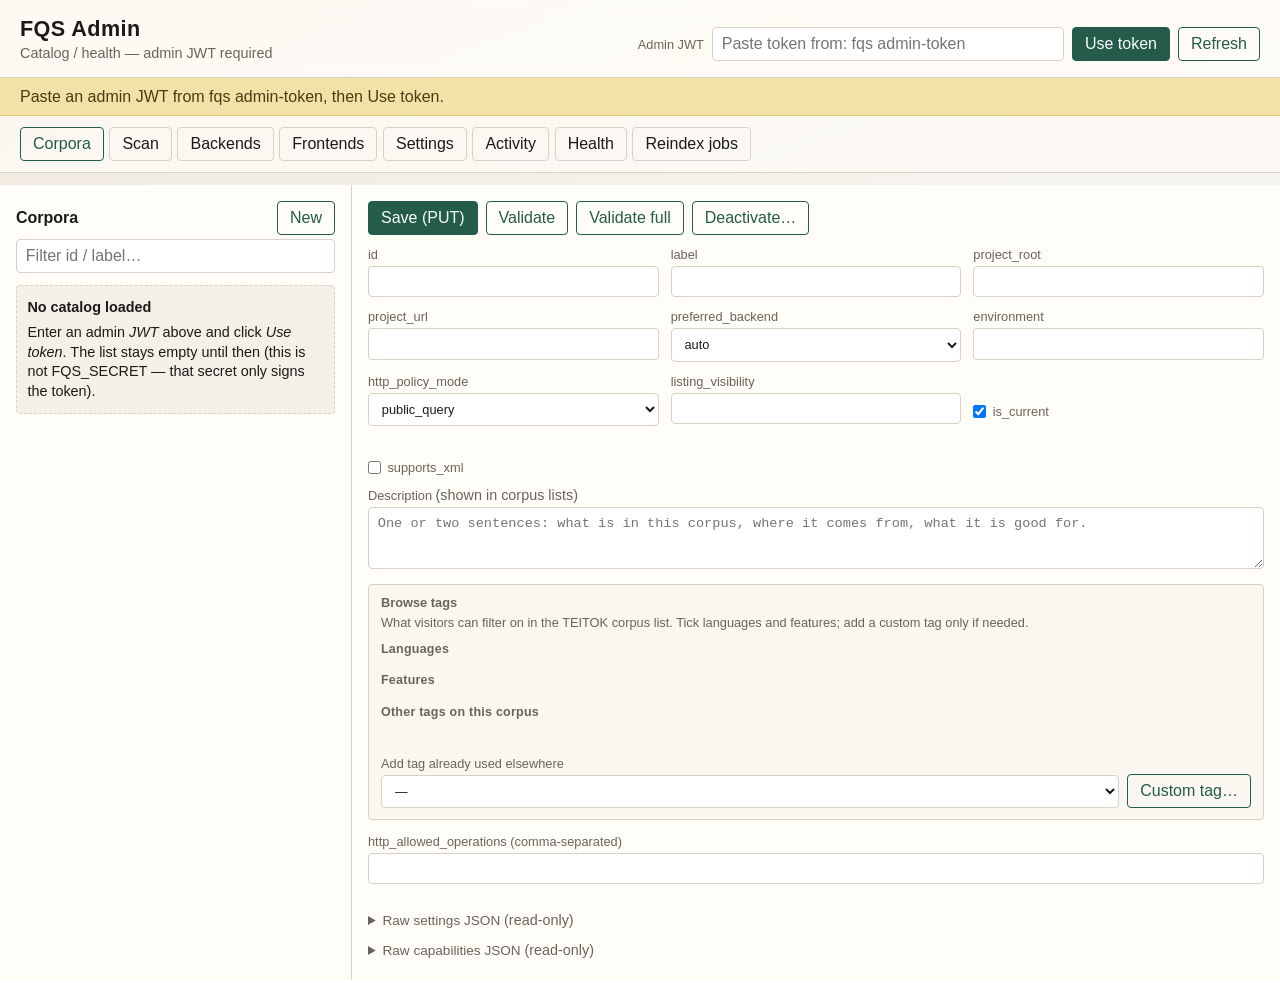
<file: admin/index.html>
<!DOCTYPE html>
<html lang="en">
<head>
  <meta charset="utf-8" />
  <meta name="viewport" content="width=device-width, initial-scale=1" />
  <title>FQS Admin</title>
  <!-- Relative assets need a trailing slash on the page URL (…/fqsadmin/). -->
  <link rel="stylesheet" href="./admin.css" />
</head>
<body>
  <header class="top">
    <div>
      <h1>FQS Admin</h1>
      <p class="muted">Catalog / health — admin JWT required</p>
    </div>
    <div class="top-actions">
      <div id="auth-bar" class="auth">
        <label class="auth-label" for="token">Admin JWT</label>
        <input id="token" type="password" autocomplete="off" placeholder="Paste token from: fqs admin-token" />
        <button type="button" id="btn-save-token">Use token</button>
      </div>
      <div id="session-bar" class="session" hidden>
        <span id="session-label" class="session-label">Signed in</span>
        <button type="button" id="btn-change-token" class="secondary">Change token</button>
      </div>
      <button type="button" id="btn-refresh" class="secondary">Refresh</button>
    </div>
  </header>

  <p id="banner" class="banner" hidden></p>

  <nav class="tabs top-tabs">
    <button type="button" data-tab="edit" class="tab active">Corpora</button>
    <button type="button" data-tab="scan" class="tab">Scan</button>
    <button type="button" data-tab="backends" class="tab">Backends</button>
    <button type="button" data-tab="frontends" class="tab">Frontends</button>
    <button type="button" data-tab="settings" class="tab">Settings</button>
    <button type="button" data-tab="activity" class="tab">Activity</button>
    <button type="button" data-tab="health" class="tab">Health</button>
    <button type="button" data-tab="reindex" class="tab">Reindex jobs</button>
  </nav>

  <section id="tab-edit" class="tab-body panels">
    <aside class="list-panel">
      <div class="row">
        <h2>Corpora</h2>
        <button type="button" id="btn-new" class="secondary">New</button>
      </div>
      <input id="corpus-filter" name="fqs_admin_corpus_filter" type="search"
        placeholder="Filter id / label…" autocomplete="off" autocorrect="off" autocapitalize="off"
        spellcheck="false" data-lpignore="true" data-1p-ignore="true" data-form-type="other" />
      <p id="list-empty" class="list-empty" hidden></p>
      <ul id="corpus-list"></ul>
    </aside>

    <main class="detail-panel">
      <div class="row actions">
        <button type="button" id="btn-save">Save (PUT)</button>
        <button type="button" id="btn-validate" class="secondary">Validate</button>
        <button type="button" id="btn-validate-full" class="secondary">Validate full</button>
        <button type="button" id="btn-delete" class="secondary">Deactivate…</button>
      </div>
      <div class="grid">
        <label>id <input id="f-id" /></label>
        <label>label <input id="f-label" /></label>
        <label>project_root <input id="f-project_root" /></label>
        <label>project_url <input id="f-project_url" /></label>
        <label>preferred_backend
          <select id="f-preferred_backend">
            <option>auto</option>
            <option>pando</option>
            <option>cqp</option>
          </select>
        </label>
        <label>environment <input id="f-environment" /></label>
        <label>http_policy_mode
          <select id="f-http_policy_mode">
            <option>public_query</option>
            <option>auth_required</option>
            <option>disabled</option>
          </select>
        </label>
        <label>listing_visibility <input id="f-listing_visibility" /></label>
        <label class="check"><input id="f-is_current" type="checkbox" checked /> is_current</label>
        <label class="check"><input id="f-supports_xml" type="checkbox" /> supports_xml</label>
      </div>
      <label class="block">Description <span class="muted">(shown in corpus lists)</span>
        <textarea id="f-description" rows="3" placeholder="One or two sentences: what is in this corpus, where it comes from, what it is good for."></textarea>
        <span id="f-description-note" class="muted muted-sm85"></span>
      </label>
      <div class="block labels-editor" id="labels-editor">
        <div class="labels-heading">Browse tags</div>
        <p class="muted labels-hint">What visitors can filter on in the TEITOK corpus list. Tick languages and features; add a custom tag only if needed.</p>
        <div class="labels-group">
          <div class="labels-group-title">Languages</div>
          <div id="labels-langs" class="labels-toggles"></div>
        </div>
        <div class="labels-group">
          <div class="labels-group-title">Features</div>
          <div id="labels-features" class="labels-toggles"></div>
        </div>
        <div class="labels-group">
          <div class="labels-group-title">Other tags on this corpus</div>
          <div id="labels-selected" class="labels-selected" aria-live="polite"></div>
          <div class="labels-add-row">
            <label class="labels-pick-label">Add tag already used elsewhere
              <select id="labels-pick">
                <option value="">—</option>
              </select>
            </label>
            <button type="button" id="labels-add-new-btn" class="secondary">Custom tag…</button>
          </div>
          <div id="labels-new-row" class="labels-new-row" hidden>
            <label class="labels-new-label">Custom tag
              <input id="labels-new-input" type="text" autocomplete="off" placeholder="e.g. genre:news or UD" />
            </label>
            <div class="labels-new-actions">
              <button type="button" id="labels-new-confirm">Add</button>
              <button type="button" id="labels-new-cancel" class="secondary">Cancel</button>
            </div>
          </div>
        </div>
      </div>
      <label class="block">http_allowed_operations (comma-separated)
        <input id="f-ops" />
      </label>
      <pre id="meta" class="meta muted"></pre>
      <pre id="validate-out" class="out" hidden></pre>
      <details class="raw-json">
        <summary>Raw settings JSON <span class="muted">(read-only)</span></summary>
        <pre id="f-settings-out" class="out">—</pre>
      </details>
      <details class="raw-json">
        <summary>Raw capabilities JSON <span class="muted">(read-only)</span></summary>
        <pre id="f-capabilities-out" class="out">—</pre>
      </details>
    </main>
  </section>

  <section id="tab-scan" class="tab-body page" hidden>
    <div class="row actions">
      <label class="inline scan-roots-field">Extra roots (optional, colon-separated)
        <input id="scan-roots" placeholder="defaults from catalog + FQS_SCAN_ROOTS + common paths" />
      </label>
      <button type="button" id="btn-scan">Scan disk</button>
    </div>
    <p class="muted">Finds pando indexes, project trees, CQP/Manatee-like dirs under configured roots. Marks <em>new</em>, <em>registered</em>, and <em>alias</em>. Layout-based — not TEITOK-only.</p>
    <div id="scan-view" class="view-panel">
      <p class="muted">Click Scan disk (JWT required).</p>
    </div>
    <details class="raw-json">
      <summary>Raw JSON</summary>
      <pre id="scan-out" class="out">—</pre>
    </details>
  </section>

  <section id="tab-backends" class="tab-body page" hidden>
    <div class="row actions">
      <button type="button" id="btn-backends-refresh" class="secondary">Refresh backends</button>
    </div>
    <p class="muted">Engines FQS can use on this host (installed binaries / libraries), with version probes where available.</p>
    <div id="backends-view" class="view-panel">
      <p class="muted">Open this tab (with a JWT) to probe backends.</p>
    </div>
    <details class="raw-json">
      <summary>Raw JSON</summary>
      <pre id="backends-out" class="out">—</pre>
    </details>
  </section>

  <section id="tab-frontends" class="tab-body page" hidden>
    <div class="row actions">
      <button type="button" id="btn-frontends-refresh" class="secondary">Refresh frontends</button>
    </div>
    <div id="frontends-view" class="view-panel">
      <p class="muted">Open this tab (with a JWT) to load frontends.</p>
    </div>
    <details class="raw-json">
      <summary>Advanced</summary>
      <label class="check-inline adv-show-all" title="Include Korp, CQPweb, NoSketch Engine, etc. even when not configured on this server">
        <input type="checkbox" id="frontends-show-all" />
        Show all supported kinds
      </label>
      <p class="muted muted-sm85" id="frontends-advanced-notes"></p>
      <details class="raw-json nested-raw">
        <summary>Raw JSON</summary>
        <pre id="frontends-out" class="out">—</pre>
      </details>
    </details>
  </section>

  <section id="tab-settings" class="tab-body page" hidden>
    <div class="row actions">
      <button type="button" id="btn-settings-refresh" class="secondary">Refresh settings</button>
    </div>
    <p class="muted">Report-only view of this FQS process. Change bind/secrets/limits/paths via CLI, env, or <code>fqs.json</code> and restart. Per-corpus fields are edited on the Corpora tab; corpus <code>settings</code>/<code>capabilities</code> JSON is shown read-only there (change via enrich, registration, or CLI upsert).</p>
    <div id="settings-view" class="view-panel">
      <p class="muted">Open this tab (with a JWT) to load effective settings.</p>
    </div>
    <details class="raw-json">
      <summary>Raw JSON</summary>
      <pre id="settings-out" class="out">—</pre>
    </details>
  </section>

  <section id="tab-activity" class="tab-body page" hidden>
    <div class="row actions">
      <label class="inline">Events
        <select id="activity-event">
          <option value="interesting" selected>Interesting (skip warm_state)</option>
          <option value="query">Queries</option>
          <option value="warm">Warm open/close</option>
          <option value="admin">Admin writes</option>
          <option value="all">All (incl. snapshots)</option>
        </select>
      </label>
      <label class="inline">Corpus
        <input id="activity-corpus" type="search" placeholder="optional filter" />
      </label>
      <label class="inline">Limit
        <select id="activity-limit">
          <option value="50">50</option>
          <option value="100" selected>100</option>
          <option value="200">200</option>
        </select>
      </label>
      <button type="button" id="btn-activity-refresh" class="secondary">Refresh activity</button>
    </div>
    <p class="muted">Overview from <code>--activity-log</code> / <code>FQS_ACTIVITY_LOG</code> (JSONL). Off unless configured. Summary covers the tailed window; the table shows the newest matching events.</p>
    <div id="activity-view" class="view-panel">
      <p class="muted">Open this tab (with a JWT) to load activity.</p>
    </div>
    <details class="raw-json">
      <summary>Raw JSON</summary>
      <pre id="activity-out" class="out">—</pre>
    </details>
  </section>

  <section id="tab-health" class="tab-body page" hidden>
    <div class="row actions">
      <button type="button" id="btn-health-refresh" class="secondary">Refresh health</button>
      <button type="button" id="btn-fqs-restart" class="danger" hidden>Restart FQS…</button>
    </div>
    <div id="health-view" class="view-panel">
      <p class="muted">Open this tab (with a JWT) to load health.</p>
    </div>
    <details class="raw-json">
      <summary>Raw JSON</summary>
      <pre id="health-out" class="out">—</pre>
    </details>
  </section>

  <section id="tab-reindex" class="tab-body page" hidden>
    <div class="row actions">
      <label class="inline">Status
        <select id="reindex-status">
          <option value="active">active (running + queued)</option>
          <option value="all" selected>all</option>
          <option value="queued">queued</option>
          <option value="running">running</option>
          <option value="finished">finished</option>
          <option value="failed">failed</option>
        </select>
      </label>
      <button type="button" id="btn-reindex-refresh" class="secondary">Refresh jobs</button>
    </div>
    <div id="reindex-view" class="view-panel">
      <p class="muted">Open this tab (with a JWT) to load reindex jobs.</p>
    </div>
    <details class="raw-json">
      <summary>Raw JSON</summary>
      <pre id="reindex-out" class="out">—</pre>
    </details>
  </section>

  <script src="./app.js"></script>
</body>
</html>
</file>
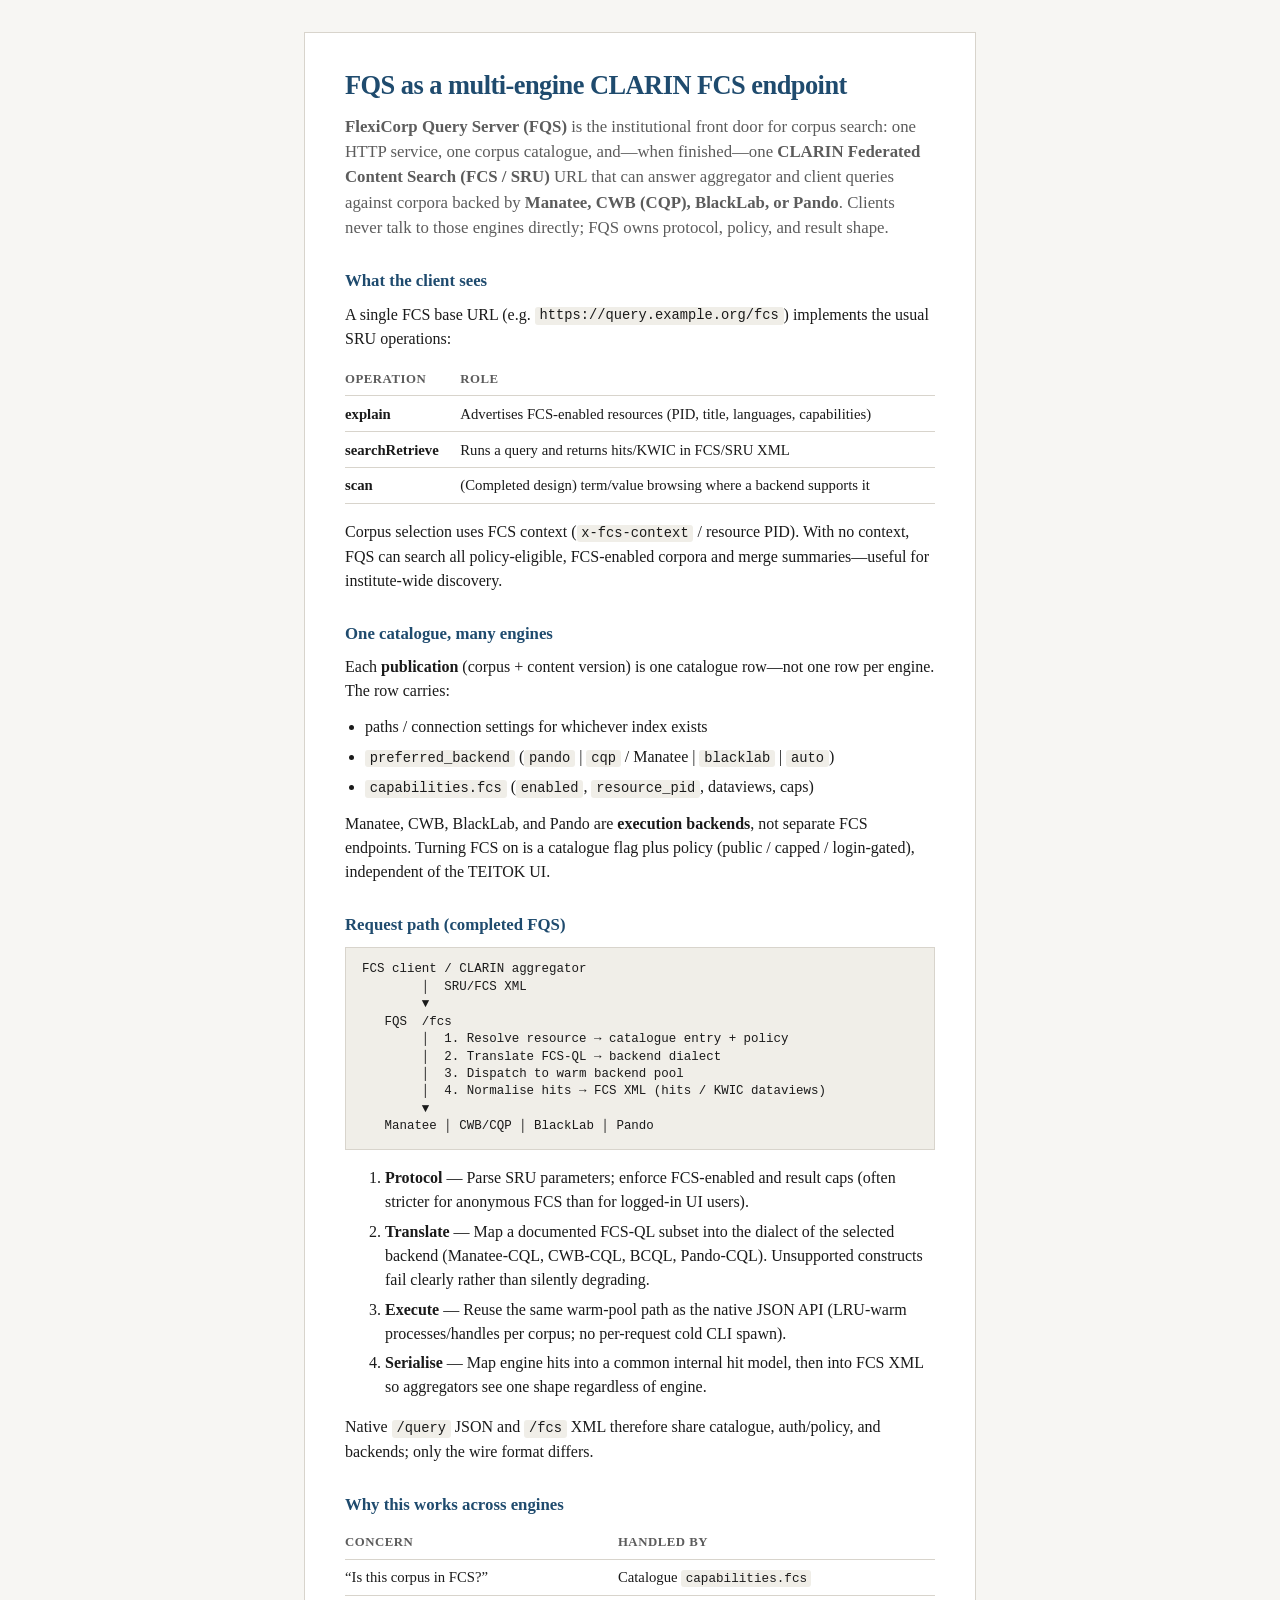
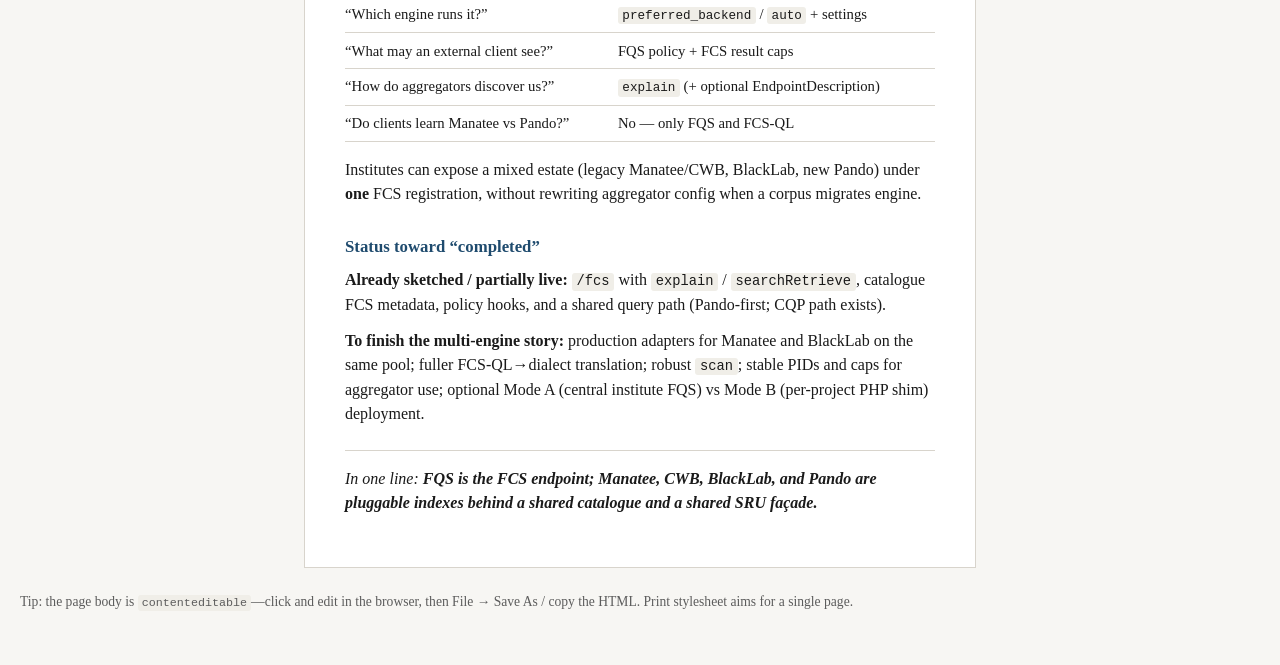
<file: fqs-fcs-one-pager.html>
<!DOCTYPE html>
<html lang="en">
<head>
<meta charset="utf-8"/>
<meta name="viewport" content="width=device-width, initial-scale=1"/>
<title>FQS as a multi-engine CLARIN FCS endpoint</title>
<style>
  :root {
    --bg: #f7f6f3;
    --paper: #fff;
    --text: #1a1a1a;
    --muted: #5c5c5c;
    --rule: #d8d4cc;
    --accent: #1f4b6e;
    --code-bg: #f0eee8;
  }
  * { box-sizing: border-box; }
  body {
    margin: 0;
    padding: 2rem 1.25rem 3rem;
    font: 16px/1.5 "Iowan Old Style", "Palatino Linotype", Palatino, "Book Antiqua", Georgia, serif;
    background: var(--bg);
    color: var(--text);
  }
  main {
    max-width: 42rem;
    margin: 0 auto;
    background: var(--paper);
    padding: 2.25rem 2.5rem 2.5rem;
    border: 1px solid var(--rule);
  }
  @media (max-width: 640px) {
    main { padding: 1.5rem 1.25rem; }
  }
  h1 {
    font-size: 1.65rem;
    font-weight: 700;
    line-height: 1.25;
    margin: 0 0 0.75rem;
    letter-spacing: -0.02em;
    color: var(--accent);
  }
  h2 {
    font-size: 1.05rem;
    font-weight: 700;
    margin: 1.75rem 0 0.6rem;
    color: var(--accent);
  }
  p, li { margin: 0 0 0.75rem; }
  .lede {
    font-size: 1.05rem;
    color: var(--muted);
    margin-bottom: 1.25rem;
  }
  .oneline {
    margin-top: 1.5rem;
    padding-top: 1rem;
    border-top: 1px solid var(--rule);
    font-style: italic;
  }
  table {
    width: 100%;
    border-collapse: collapse;
    font-size: 0.92rem;
    margin: 0.5rem 0 1rem;
  }
  th, td {
    text-align: left;
    vertical-align: top;
    padding: 0.4rem 0.5rem 0.4rem 0;
    border-bottom: 1px solid var(--rule);
  }
  th {
    font-size: 0.8rem;
    text-transform: uppercase;
    letter-spacing: 0.04em;
    color: var(--muted);
    font-weight: 600;
  }
  code, .path {
    font-family: ui-monospace, "SF Mono", Menlo, Consolas, monospace;
    font-size: 0.86em;
    background: var(--code-bg);
    padding: 0.1em 0.35em;
    border-radius: 3px;
  }
  pre {
    font-family: ui-monospace, "SF Mono", Menlo, Consolas, monospace;
    font-size: 0.78rem;
    line-height: 1.4;
    background: var(--code-bg);
    border: 1px solid var(--rule);
    padding: 0.85rem 1rem;
    overflow-x: auto;
    margin: 0.5rem 0 1rem;
  }
  ul { margin: 0.25rem 0 0.75rem; padding-left: 1.25rem; }
  li { margin-bottom: 0.35rem; }
  .hint {
    font-size: 0.85rem;
    color: var(--muted);
    margin-top: 1.5rem;
  }
  /* Print: one page-ish */
  @media print {
    body { background: #fff; padding: 0; }
    main { border: none; max-width: none; padding: 0; }
    .hint { display: none; }
  }
</style>
</head>
<body>
<main contenteditable="true" spellcheck="true">

  <h1>FQS as a multi-engine CLARIN FCS endpoint</h1>

  <p class="lede"><strong>FlexiCorp Query Server (FQS)</strong> is the institutional front door for corpus search: one HTTP service, one corpus catalogue, and—when finished—one <strong>CLARIN Federated Content Search (FCS&nbsp;/&nbsp;SRU)</strong> URL that can answer aggregator and client queries against corpora backed by <strong>Manatee, CWB&nbsp;(CQP), BlackLab, or Pando</strong>. Clients never talk to those engines directly; FQS owns protocol, policy, and result shape.</p>

  <h2>What the client sees</h2>
  <p>A single FCS base URL (e.g. <code>https://query.example.org/fcs</code>) implements the usual SRU operations:</p>
  <table>
    <thead>
      <tr><th>Operation</th><th>Role</th></tr>
    </thead>
    <tbody>
      <tr><td><strong>explain</strong></td><td>Advertises FCS-enabled resources (PID, title, languages, capabilities)</td></tr>
      <tr><td><strong>searchRetrieve</strong></td><td>Runs a query and returns hits/KWIC in FCS/SRU XML</td></tr>
      <tr><td><strong>scan</strong></td><td>(Completed design) term/value browsing where a backend supports it</td></tr>
    </tbody>
  </table>
  <p>Corpus selection uses FCS context (<code>x-fcs-context</code> / resource PID). With no context, FQS can search all policy-eligible, FCS-enabled corpora and merge summaries—useful for institute-wide discovery.</p>

  <h2>One catalogue, many engines</h2>
  <p>Each <strong>publication</strong> (corpus + content version) is one catalogue row—not one row per engine. The row carries:</p>
  <ul>
    <li>paths / connection settings for whichever index exists</li>
    <li><code>preferred_backend</code> (<code>pando</code> | <code>cqp</code> / Manatee | <code>blacklab</code> | <code>auto</code>)</li>
    <li><code>capabilities.fcs</code> (<code>enabled</code>, <code>resource_pid</code>, dataviews, caps)</li>
  </ul>
  <p>Manatee, CWB, BlackLab, and Pando are <strong>execution backends</strong>, not separate FCS endpoints. Turning FCS on is a catalogue flag plus policy (public / capped / login-gated), independent of the TEITOK UI.</p>

  <h2>Request path (completed FQS)</h2>
<pre>FCS client / CLARIN aggregator
        │  SRU/FCS XML
        ▼
   FQS  /fcs
        │  1. Resolve resource → catalogue entry + policy
        │  2. Translate FCS-QL → backend dialect
        │  3. Dispatch to warm backend pool
        │  4. Normalise hits → FCS XML (hits / KWIC dataviews)
        ▼
   Manatee │ CWB/CQP │ BlackLab │ Pando</pre>
  <ol>
    <li><strong>Protocol</strong> — Parse SRU parameters; enforce FCS-enabled and result caps (often stricter for anonymous FCS than for logged-in UI users).</li>
    <li><strong>Translate</strong> — Map a documented FCS-QL subset into the dialect of the selected backend (Manatee-CQL, CWB-CQL, BCQL, Pando-CQL). Unsupported constructs fail clearly rather than silently degrading.</li>
    <li><strong>Execute</strong> — Reuse the same warm-pool path as the native JSON API (LRU-warm processes/handles per corpus; no per-request cold CLI spawn).</li>
    <li><strong>Serialise</strong> — Map engine hits into a common internal hit model, then into FCS XML so aggregators see one shape regardless of engine.</li>
  </ol>
  <p>Native <code>/query</code> JSON and <code>/fcs</code> XML therefore share catalogue, auth/policy, and backends; only the wire format differs.</p>

  <h2>Why this works across engines</h2>
  <table>
    <thead>
      <tr><th>Concern</th><th>Handled by</th></tr>
    </thead>
    <tbody>
      <tr><td>“Is this corpus in FCS?”</td><td>Catalogue <code>capabilities.fcs</code></td></tr>
      <tr><td>“Which engine runs it?”</td><td><code>preferred_backend</code> / <code>auto</code> + settings</td></tr>
      <tr><td>“What may an external client see?”</td><td>FQS policy + FCS result caps</td></tr>
      <tr><td>“How do aggregators discover us?”</td><td><code>explain</code> (+ optional EndpointDescription)</td></tr>
      <tr><td>“Do clients learn Manatee vs Pando?”</td><td>No — only FQS and FCS-QL</td></tr>
    </tbody>
  </table>
  <p>Institutes can expose a mixed estate (legacy Manatee/CWB, BlackLab, new Pando) under <strong>one</strong> FCS registration, without rewriting aggregator config when a corpus migrates engine.</p>

  <h2>Status toward “completed”</h2>
  <p><strong>Already sketched / partially live:</strong> <code>/fcs</code> with <code>explain</code> / <code>searchRetrieve</code>, catalogue FCS metadata, policy hooks, and a shared query path (Pando-first; CQP path exists).</p>
  <p><strong>To finish the multi-engine story:</strong> production adapters for Manatee and BlackLab on the same pool; fuller FCS-QL→dialect translation; robust <code>scan</code>; stable PIDs and caps for aggregator use; optional Mode&nbsp;A (central institute FQS) vs Mode&nbsp;B (per-project PHP shim) deployment.</p>

  <p class="oneline">In one line: <strong>FQS is the FCS endpoint; Manatee, CWB, BlackLab, and Pando are pluggable indexes behind a shared catalogue and a shared SRU façade.</strong></p>

</main>
<p class="hint">Tip: the page body is <code>contenteditable</code>—click and edit in the browser, then File → Save As / copy the HTML. Print stylesheet aims for a single page.</p>
</body>
</html>
</file>
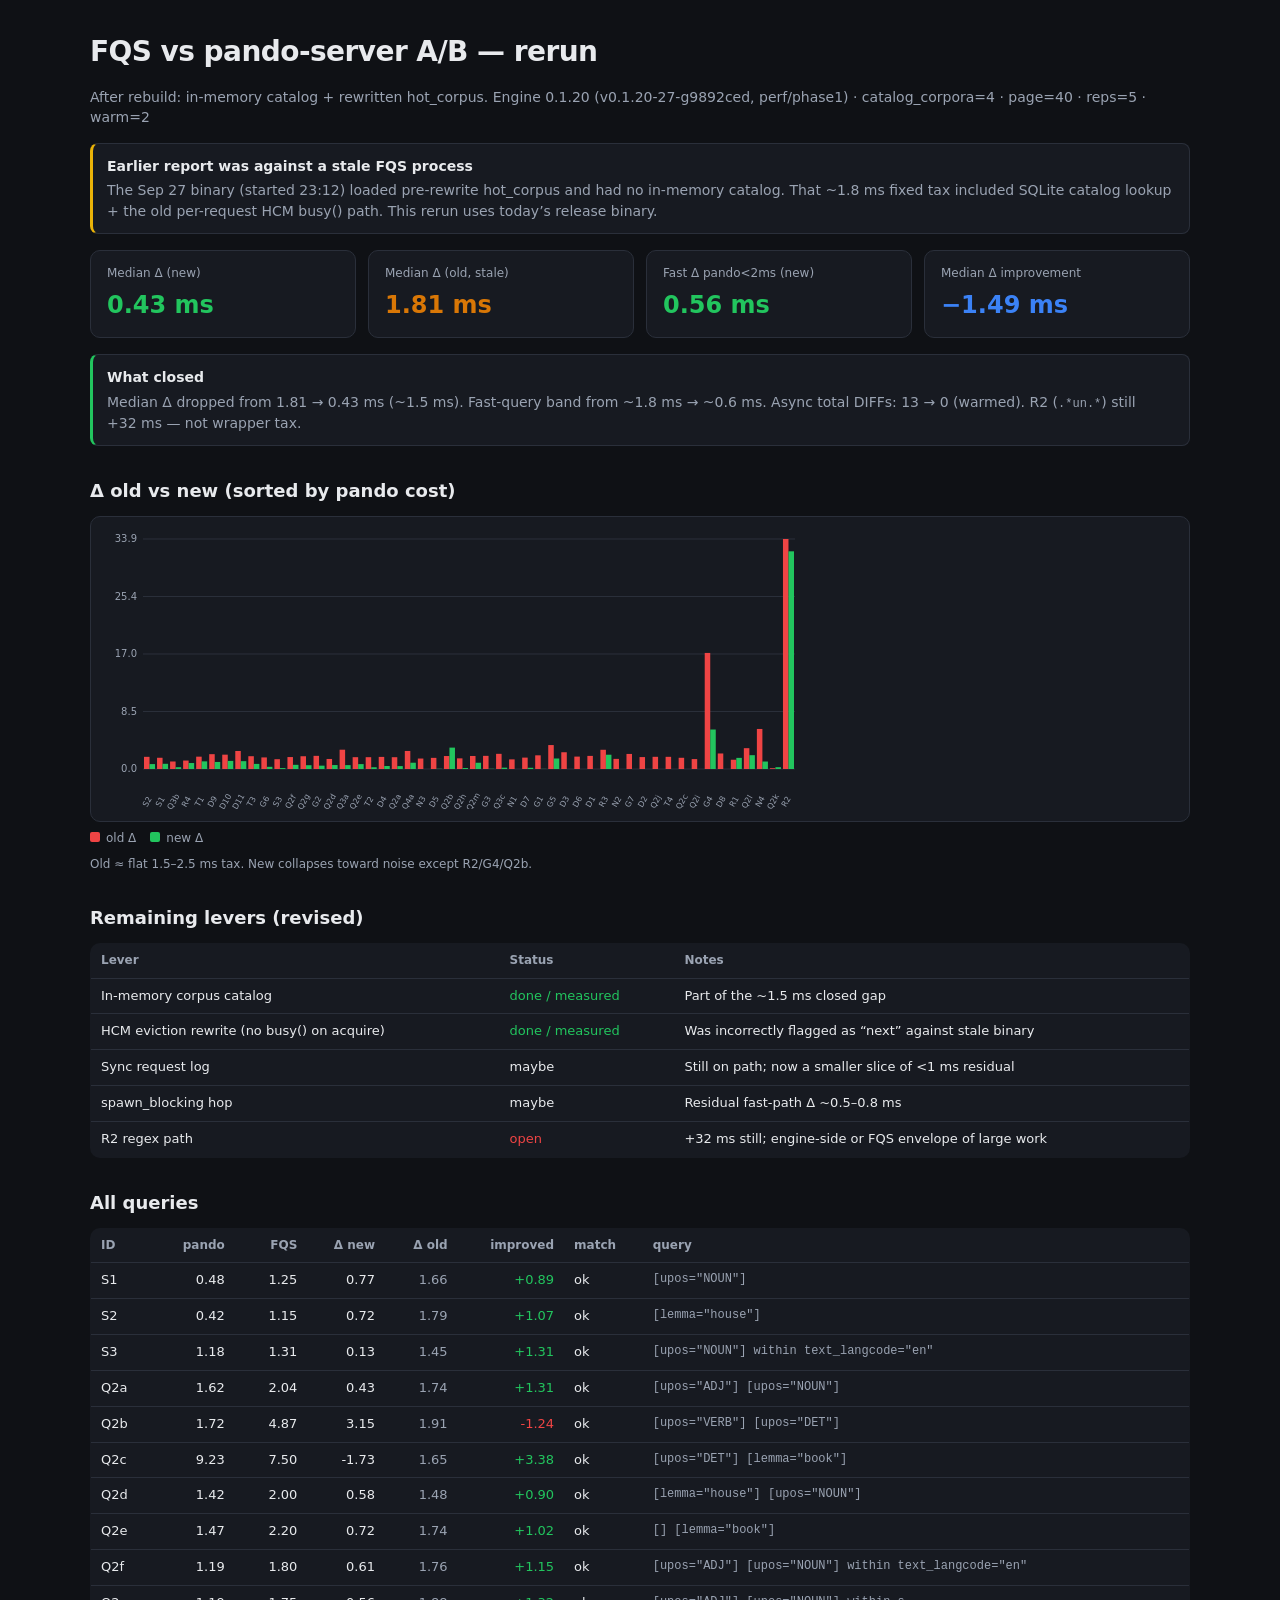
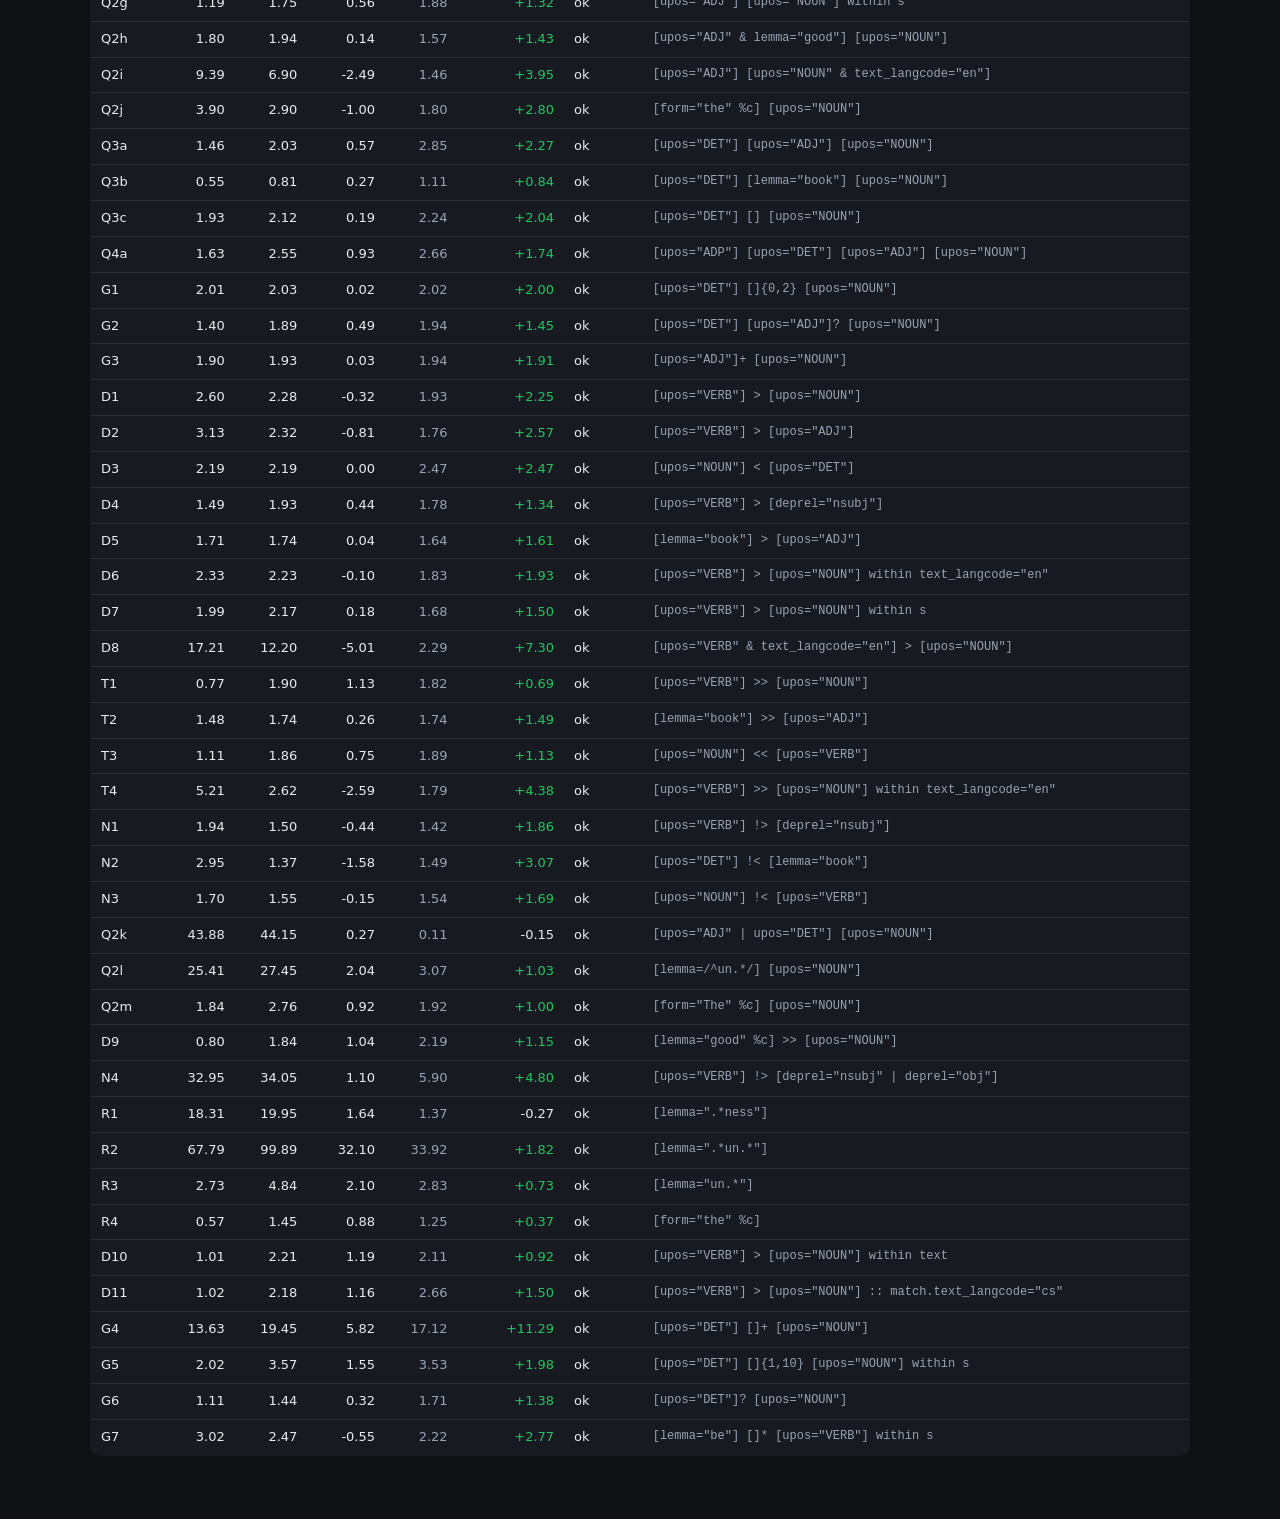
<file: fqs-vs-pando-ab.html>
<!DOCTYPE html>
<html lang="en">
<head>
<meta charset="utf-8"/>
<meta name="viewport" content="width=device-width, initial-scale=1"/>
<title>FQS vs pando-server A/B (rerun)</title>
<style>
  :root {
    --bg:#0f1115; --panel:#171a21; --border:#2a2f3a; --text:#e8eaed; --muted:#9aa3b2;
    --accent:#d97706; --info:#3b82f6; --ok:#22c55e; --bad:#ef4444; --warn:#eab308;
  }
  * { box-sizing:border-box; }
  body { margin:0; padding:32px 24px 64px; font:14px/1.45 ui-sans-serif,system-ui,sans-serif; background:var(--bg); color:var(--text); }
  main { max-width:1100px; margin:0 auto; }
  h1 { font-size:28px; font-weight:650; margin:0 0 6px; letter-spacing:-0.02em; }
  h2 { font-size:18px; font-weight:600; margin:32px 0 12px; }
  .sub { color:var(--muted); margin-bottom:16px; }
  .grid { display:grid; gap:12px; }
  .grid-4 { grid-template-columns:repeat(4,1fr); }
  .grid-2 { grid-template-columns:1fr 1fr; }
  @media (max-width:800px) { .grid-4,.grid-2 { grid-template-columns:1fr; } }
  .stat,.card { background:var(--panel); border:1px solid var(--border); border-radius:10px; padding:14px 16px; }
  .stat .label { color:var(--muted); font-size:12px; margin-bottom:6px; }
  .stat .value { font-size:24px; font-weight:650; }
  .stat.ok .value { color:var(--ok); }
  .stat.warn .value { color:var(--accent); }
  .stat.info .value { color:var(--info); }
  .callout { border:1px solid var(--border); border-left:3px solid var(--ok); background:var(--panel); border-radius:8px; padding:12px 14px; margin:16px 0; }
  .callout.warn { border-left-color:var(--warn); }
  .callout strong { display:block; margin-bottom:4px; }
  .callout p { margin:0; color:var(--muted); }
  table { width:100%; border-collapse:collapse; font-size:13px; background:var(--panel); border:1px solid var(--border); border-radius:10px; overflow:hidden; }
  th,td { padding:8px 10px; text-align:left; border-bottom:1px solid var(--border); vertical-align:top; }
  th { color:var(--muted); font-weight:550; font-size:12px; }
  tr:last-child td { border-bottom:0; }
  .num { text-align:right; font-variant-numeric:tabular-nums; }
  .mono { font-family:ui-monospace,Menlo,monospace; font-size:12px; }
  .muted { color:var(--muted); }
  .better { color:var(--ok); }
  .worse { color:var(--bad); }
  .chart { background:var(--panel); border:1px solid var(--border); border-radius:10px; padding:12px; overflow-x:auto; }
  .chart svg { display:block; min-width:700px; }
  .legend { display:flex; gap:14px; margin-top:8px; font-size:12px; color:var(--muted); }
  .legend i { display:inline-block; width:10px; height:10px; border-radius:2px; margin-right:6px; }
  .caption { color:var(--muted); font-size:12px; margin-top:8px; }
</style>
</head>
<body>
<main>
  <h1>FQS vs pando-server A/B — rerun</h1>
  <p class="sub">After rebuild: in-memory catalog + rewritten hot_corpus. Engine 0.1.20 (v0.1.20-27-g9892ced, perf/phase1) · catalog_corpora=4 · page=40 · reps=5 · warm=2</p>

  <div class="callout warn">
    <strong>Earlier report was against a stale FQS process</strong>
    <p>The Sep 27 binary (started 23:12) loaded pre-rewrite hot_corpus and had no in-memory catalog. That ~1.8&nbsp;ms fixed tax included SQLite catalog lookup + the old per-request HCM busy() path. This rerun uses today’s release binary.</p>
  </div>

  <div class="grid grid-4">
    <div class="stat ok"><div class="label">Median Δ (new)</div><div class="value">0.43 ms</div></div>
    <div class="stat warn"><div class="label">Median Δ (old, stale)</div><div class="value">1.81 ms</div></div>
    <div class="stat ok"><div class="label">Fast Δ pando&lt;2ms (new)</div><div class="value">0.56 ms</div></div>
    <div class="stat info"><div class="label">Median Δ improvement</div><div class="value">−1.49 ms</div></div>
  </div>

  <div class="callout">
    <strong>What closed</strong>
    <p>Median Δ dropped from 1.81 → 0.43 ms (~1.5 ms). Fast-query band from ~1.8&nbsp;ms → ~0.6&nbsp;ms. Async total DIFFs: 13 → 0 (warmed). R2 (<span class="mono">.*un.*</span>) still +32&nbsp;ms — not wrapper tax.</p>
  </div>

  <h2>Δ old vs new (sorted by pando cost)</h2>
  <div class="chart" id="chart-cmp"></div>
  <div class="legend"><span><i style="background:var(--bad)"></i>old Δ</span><span><i style="background:var(--ok)"></i>new Δ</span></div>
  <p class="caption">Old ≈ flat 1.5–2.5 ms tax. New collapses toward noise except R2/G4/Q2b.</p>

  <h2>Remaining levers (revised)</h2>
  <table>
    <thead><tr><th>Lever</th><th>Status</th><th>Notes</th></tr></thead>
    <tbody>
      <tr><td>In-memory corpus catalog</td><td class="better">done / measured</td><td>Part of the ~1.5 ms closed gap</td></tr>
      <tr><td>HCM eviction rewrite (no busy() on acquire)</td><td class="better">done / measured</td><td>Was incorrectly flagged as “next” against stale binary</td></tr>
      <tr><td>Sync request log</td><td>maybe</td><td>Still on path; now a smaller slice of &lt;1 ms residual</td></tr>
      <tr><td>spawn_blocking hop</td><td>maybe</td><td>Residual fast-path Δ ~0.5–0.8 ms</td></tr>
      <tr><td>R2 regex path</td><td class="worse">open</td><td>+32 ms still; engine-side or FQS envelope of large work</td></tr>
    </tbody>
  </table>

  <h2>All queries</h2>
  <table>
    <thead><tr><th>ID</th><th class="num">pando</th><th class="num">FQS</th><th class="num">Δ new</th><th class="num">Δ old</th><th class="num">improved</th><th>match</th><th>query</th></tr></thead>
    <tbody id="all-rows"></tbody>
  </table>
</main>
<script>
const DATA = [{"id": "S1", "p": 0.485, "f": 1.253, "d": 0.767, "r": 2.581, "match": "ok", "expect": 8541955, "p_tot": 8541955, "f_tot": 8541955, "query": "[upos=\"NOUN\"]", "old_d": 1.656}, {"id": "S2", "p": 0.421, "f": 1.146, "d": 0.725, "r": 2.72, "match": "ok", "expect": 751, "p_tot": 751, "f_tot": 751, "query": "[lemma=\"house\"]", "old_d": 1.793}, {"id": "S3", "p": 1.178, "f": 1.311, "d": 0.134, "r": 1.113, "match": "ok", "expect": 180035, "p_tot": 180035, "f_tot": 180035, "query": "[upos=\"NOUN\"] within text_langcode=\"en\"", "old_d": 1.445}, {"id": "Q2a", "p": 1.618, "f": 2.044, "d": 0.426, "r": 1.263, "match": "ok", "expect": 1296236, "p_tot": 1296236, "f_tot": 1296236, "query": "[upos=\"ADJ\"] [upos=\"NOUN\"]", "old_d": 1.74}, {"id": "Q2b", "p": 1.716, "f": 4.869, "d": 3.153, "r": 2.838, "match": "ok", "expect": 290096, "p_tot": 290096, "f_tot": 290096, "query": "[upos=\"VERB\"] [upos=\"DET\"]", "old_d": 1.912}, {"id": "Q2c", "p": 9.232, "f": 7.503, "d": -1.729, "r": 0.813, "match": "ok", "expect": 246, "p_tot": 246, "f_tot": 246, "query": "[upos=\"DET\"] [lemma=\"book\"]", "old_d": 1.653}, {"id": "Q2d", "p": 1.416, "f": 1.998, "d": 0.582, "r": 1.411, "match": "ok", "expect": 33, "p_tot": 33, "f_tot": 33, "query": "[lemma=\"house\"] [upos=\"NOUN\"]", "old_d": 1.479}, {"id": "Q2e", "p": 1.474, "f": 2.197, "d": 0.722, "r": 1.49, "match": "ok", "expect": 672, "p_tot": 672, "f_tot": 672, "query": "[] [lemma=\"book\"]", "old_d": 1.743}, {"id": "Q2f", "p": 1.186, "f": 1.801, "d": 0.615, "r": 1.519, "match": "ok", "expect": 33188, "p_tot": 33188, "f_tot": 33188, "query": "[upos=\"ADJ\"] [upos=\"NOUN\"] within text_langcode=\"en\"", "old_d": 1.761}, {"id": "Q2g", "p": 1.191, "f": 1.75, "d": 0.559, "r": 1.47, "match": "ok", "expect": 1293451, "p_tot": 1293451, "f_tot": 1293451, "query": "[upos=\"ADJ\"] [upos=\"NOUN\"] within s", "old_d": 1.881}, {"id": "Q2h", "p": 1.802, "f": 1.943, "d": 0.141, "r": 1.078, "match": "ok", "expect": 1053, "p_tot": 1053, "f_tot": 1053, "query": "[upos=\"ADJ\" & lemma=\"good\"] [upos=\"NOUN\"]", "old_d": 1.569}, {"id": "Q2i", "p": 9.387, "f": 6.898, "d": -2.489, "r": 0.735, "match": "ok", "expect": 33188, "p_tot": 33188, "f_tot": 33188, "query": "[upos=\"ADJ\"] [upos=\"NOUN\" & text_langcode=\"en\"]", "old_d": 1.462}, {"id": "Q2j", "p": 3.9, "f": 2.901, "d": -1.0, "r": 0.744, "match": "ok", "expect": 29930, "p_tot": 29930, "f_tot": 29930, "query": "[form=\"the\" %c] [upos=\"NOUN\"]", "old_d": 1.797}, {"id": "Q3a", "p": 1.461, "f": 2.032, "d": 0.571, "r": 1.39, "match": "ok", "expect": 245609, "p_tot": 245609, "f_tot": 245609, "query": "[upos=\"DET\"] [upos=\"ADJ\"] [upos=\"NOUN\"]", "old_d": 2.845}, {"id": "Q3b", "p": 0.546, "f": 0.814, "d": 0.267, "r": 1.489, "match": "ok", "expect": 9, "p_tot": 9, "f_tot": 9, "query": "[upos=\"DET\"] [lemma=\"book\"] [upos=\"NOUN\"]", "old_d": 1.107}, {"id": "Q3c", "p": 1.93, "f": 2.124, "d": 0.194, "r": 1.1, "match": "ok", "expect": 445051, "p_tot": 445051, "f_tot": 445051, "query": "[upos=\"DET\"] [] [upos=\"NOUN\"]", "old_d": 2.237}, {"id": "Q4a", "p": 1.626, "f": 2.551, "d": 0.925, "r": 1.569, "match": "ok", "expect": 93341, "p_tot": 93341, "f_tot": 93341, "query": "[upos=\"ADP\"] [upos=\"DET\"] [upos=\"ADJ\"] [upos=\"NOUN\"]", "old_d": 2.66}, {"id": "G1", "p": 2.013, "f": 2.032, "d": 0.019, "r": 1.009, "match": "ok", "expect": 2427669, "p_tot": 2427669, "f_tot": 2427669, "query": "[upos=\"DET\"] []{0,2} [upos=\"NOUN\"]", "old_d": 2.017}, {"id": "G2", "p": 1.398, "f": 1.892, "d": 0.493, "r": 1.353, "match": "ok", "expect": 1823542, "p_tot": 1823542, "f_tot": 1823542, "query": "[upos=\"DET\"] [upos=\"ADJ\"]? [upos=\"NOUN\"]", "old_d": 1.939}, {"id": "G3", "p": 1.902, "f": 1.933, "d": 0.031, "r": 1.016, "match": "ok", "expect": 1409290, "p_tot": 1409290, "f_tot": 1409290, "query": "[upos=\"ADJ\"]+ [upos=\"NOUN\"]", "old_d": 1.939}, {"id": "D1", "p": 2.602, "f": 2.284, "d": -0.317, "r": 0.878, "match": "ok", "expect": 4272647, "p_tot": 4272647, "f_tot": 4272647, "query": "[upos=\"VERB\"] > [upos=\"NOUN\"]", "old_d": 1.932}, {"id": "D2", "p": 3.126, "f": 2.317, "d": -0.809, "r": 0.741, "match": "ok", "expect": 310994, "p_tot": 310994, "f_tot": 310994, "query": "[upos=\"VERB\"] > [upos=\"ADJ\"]", "old_d": 1.757}, {"id": "D3", "p": 2.19, "f": 2.192, "d": 0.002, "r": 1.001, "match": "ok", "expect": 25009, "p_tot": 25009, "f_tot": 25009, "query": "[upos=\"NOUN\"] < [upos=\"DET\"]", "old_d": 2.47}, {"id": "D4", "p": 1.49, "f": 1.93, "d": 0.441, "r": 1.296, "match": "ok", "expect": 1923304, "p_tot": 1923304, "f_tot": 1923304, "query": "[upos=\"VERB\"] > [deprel=\"nsubj\"]", "old_d": 1.784}, {"id": "D5", "p": 1.705, "f": 1.742, "d": 0.036, "r": 1.021, "match": "ok", "expect": 90, "p_tot": 90, "f_tot": 90, "query": "[lemma=\"book\"] > [upos=\"ADJ\"]", "old_d": 1.643}, {"id": "D6", "p": 2.334, "f": 2.231, "d": -0.104, "r": 0.956, "match": "ok", "expect": 87979, "p_tot": 87979, "f_tot": 87979, "query": "[upos=\"VERB\"] > [upos=\"NOUN\"] within text_langcode=\"en\"", "old_d": 1.829}, {"id": "D7", "p": 1.989, "f": 2.165, "d": 0.176, "r": 1.088, "match": "ok", "expect": 4272647, "p_tot": 4272647, "f_tot": 4272647, "query": "[upos=\"VERB\"] > [upos=\"NOUN\"] within s", "old_d": 1.68}, {"id": "D8", "p": 17.21, "f": 12.203, "d": -5.007, "r": 0.709, "match": "ok", "expect": 87979, "p_tot": 87979, "f_tot": 87979, "query": "[upos=\"VERB\" & text_langcode=\"en\"] > [upos=\"NOUN\"]", "old_d": 2.289}, {"id": "T1", "p": 0.773, "f": 1.9, "d": 1.128, "r": 2.46, "match": "ok", "expect": 11569310, "p_tot": 11569310, "f_tot": 11569310, "query": "[upos=\"VERB\"] >> [upos=\"NOUN\"]", "old_d": 1.819}, {"id": "T2", "p": 1.481, "f": 1.737, "d": 0.256, "r": 1.173, "match": "ok", "expect": 207, "p_tot": 207, "f_tot": 207, "query": "[lemma=\"book\"] >> [upos=\"ADJ\"]", "old_d": 1.742}, {"id": "T3", "p": 1.109, "f": 1.861, "d": 0.751, "r": 1.677, "match": "ok", "expect": 11569310, "p_tot": 11569310, "f_tot": 11569310, "query": "[upos=\"NOUN\"] << [upos=\"VERB\"]", "old_d": 1.886}, {"id": "T4", "p": 5.208, "f": 2.619, "d": -2.59, "r": 0.503, "match": "ok", "expect": 219944, "p_tot": 219944, "f_tot": 219944, "query": "[upos=\"VERB\"] >> [upos=\"NOUN\"] within text_langcode=\"en\"", "old_d": 1.795}, {"id": "N1", "p": 1.939, "f": 1.5, "d": -0.439, "r": 0.774, "match": "ok", "expect": 2384135, "p_tot": 2384135, "f_tot": 2384135, "query": "[upos=\"VERB\"] !> [deprel=\"nsubj\"]", "old_d": 1.42}, {"id": "N2", "p": 2.946, "f": 1.37, "d": -1.576, "r": 0.465, "match": "ok", "expect": 363, "p_tot": 363, "f_tot": 363, "query": "[upos=\"DET\"] !< [lemma=\"book\"]", "old_d": 1.492}, {"id": "N3", "p": 1.7, "f": 1.551, "d": -0.148, "r": 0.913, "match": "ok", "expect": 1451039, "p_tot": 1451039, "f_tot": 1451039, "query": "[upos=\"NOUN\"] !< [upos=\"VERB\"]", "old_d": 1.542}, {"id": "Q2k", "p": 43.885, "f": 44.152, "d": 0.267, "r": 1.006, "match": "ok", "expect": 2874169, "p_tot": 2874169, "f_tot": 2874169, "query": "[upos=\"ADJ\" | upos=\"DET\"] [upos=\"NOUN\"]", "old_d": 0.113}, {"id": "Q2l", "p": 25.407, "f": 27.447, "d": 2.039, "r": 1.08, "match": "ok", "expect": 95687, "p_tot": 95687, "f_tot": 95687, "query": "[lemma=/^un.*/] [upos=\"NOUN\"]", "old_d": 3.071}, {"id": "Q2m", "p": 1.838, "f": 2.759, "d": 0.921, "r": 1.501, "match": "ok", "expect": 29930, "p_tot": 29930, "f_tot": 29930, "query": "[form=\"The\" %c] [upos=\"NOUN\"]", "old_d": 1.92}, {"id": "D9", "p": 0.8, "f": 1.839, "d": 1.038, "r": 2.297, "match": "ok", "expect": 757, "p_tot": 757, "f_tot": 757, "query": "[lemma=\"good\" %c] >> [upos=\"NOUN\"]", "old_d": 2.187}, {"id": "N4", "p": 32.948, "f": 34.05, "d": 1.102, "r": 1.033, "match": "ok", "expect": 1511388, "p_tot": 1511388, "f_tot": 1511388, "query": "[upos=\"VERB\"] !> [deprel=\"nsubj\" | deprel=\"obj\"]", "old_d": 5.904}, {"id": "R1", "p": 18.314, "f": 19.954, "d": 1.64, "r": 1.09, "match": "ok", "expect": 1667, "p_tot": 1667, "f_tot": 1667, "query": "[lemma=\".*ness\"]", "old_d": 1.366}, {"id": "R2", "p": 67.794, "f": 99.895, "d": 32.101, "r": 1.474, "match": "ok", "expect": 551666, "p_tot": 551666, "f_tot": 551666, "query": "[lemma=\".*un.*\"]", "old_d": 33.918}, {"id": "R3", "p": 2.735, "f": 4.839, "d": 2.105, "r": 1.77, "match": "ok", "expect": 230262, "p_tot": 230262, "f_tot": 230262, "query": "[lemma=\"un.*\"]", "old_d": 2.834}, {"id": "R4", "p": 0.568, "f": 1.45, "d": 0.882, "r": 2.554, "match": "ok", "expect": 48852, "p_tot": 48852, "f_tot": 48852, "query": "[form=\"the\" %c]", "old_d": 1.247}, {"id": "D10", "p": 1.012, "f": 2.205, "d": 1.193, "r": 2.178, "match": "ok", "expect": 4272647, "p_tot": 4272647, "f_tot": 4272647, "query": "[upos=\"VERB\"] > [upos=\"NOUN\"] within text", "old_d": 2.114}, {"id": "D11", "p": 1.021, "f": 2.178, "d": 1.157, "r": 2.133, "match": "ok", "expect": 422285, "p_tot": 422285, "f_tot": 422285, "query": "[upos=\"VERB\"] > [upos=\"NOUN\"] :: match.text_langcode=\"cs\"", "old_d": 2.657}, {"id": "G4", "p": 13.627, "f": 19.449, "d": 5.822, "r": 1.427, "match": "ok", "expect": 50371132, "p_tot": 50371132, "f_tot": 50371132, "query": "[upos=\"DET\"] []+ [upos=\"NOUN\"]", "old_d": 17.116}, {"id": "G5", "p": 2.02, "f": 3.568, "d": 1.548, "r": 1.766, "match": "ok", "expect": 3653166, "p_tot": 3653166, "f_tot": 3653166, "query": "[upos=\"DET\"] []{1,10} [upos=\"NOUN\"] within s", "old_d": 3.53}, {"id": "G6", "p": 1.115, "f": 1.438, "d": 0.323, "r": 1.29, "match": "ok", "expect": 10119888, "p_tot": 10119888, "f_tot": 10119888, "query": "[upos=\"DET\"]? [upos=\"NOUN\"]", "old_d": 1.707}, {"id": "G7", "p": 3.019, "f": 2.468, "d": -0.551, "r": 0.817, "match": "ok", "expect": 48345, "p_tot": 48345, "f_tot": 48345, "query": "[lemma=\"be\"] []* [upos=\"VERB\"] within s", "old_d": 2.221}];
const byCost = [...DATA].sort((a,b)=>a.p-b.p);

function barChart(el, series) {
  const W = Math.max(700, series[0].data.length * 14);
  const H = 280, padL=40, padR=8, padT=10, padB=40;
  const max = Math.max(...series.flatMap(s=>s.data.map(Math.abs)), 0.001);
  const n = series[0].data.length;
  const groupW = (W-padL-padR)/n;
  const barW = Math.max(2, (groupW-2)/series.length);
  let svg = `<svg width="${W}" height="${H}" viewBox="0 0 ${W} ${H}">`;
  for (let i=0;i<=4;i++) {
    const y = padT + (H-padT-padB)*(1-i/4);
    const v = (max*i/4).toFixed(1);
    svg += `<line x1="${padL}" y1="${y}" x2="${W-padR}" y2="${y}" stroke="#2a2f3a"/><text x="${padL-6}" y="${y+3}" fill="#9aa3b2" font-size="10" text-anchor="end">${v}</text>`;
  }
  byCost.forEach((row,i) => {
    series.forEach((s,si) => {
      const val = Math.max(0, s.data[i]);
      const h = (val/max)*(H-padT-padB);
      const x = padL + i*groupW + si*barW + 1;
      const y = H-padB-h;
      svg += `<rect x="${x}" y="${y}" width="${barW}" height="${h}" fill="${s.color}"><title>${row.id}: ${val.toFixed(2)} ms</title></rect>`;
    });
    const tx = padL + i*groupW + groupW/2;
    svg += `<text x="${tx}" y="${H-6}" fill="#9aa3b2" font-size="8" text-anchor="middle" transform="rotate(-60 ${tx} ${H-6})">${row.id}</text>`;
  });
  svg += '</svg>';
  el.innerHTML = svg;
}

barChart(document.getElementById('chart-cmp'), [
  { color:'#ef4444', data: byCost.map(x => x.old_d ?? 0) },
  { color:'#22c55e', data: byCost.map(x => x.d) },
]);

document.getElementById('all-rows').innerHTML = DATA.map(r => {
  const imp = (r.old_d!=null) ? (r.old_d - r.d) : null;
  const cls = imp!=null && imp>0 ? 'better' : (imp!=null && imp< -0.5 ? 'worse' : '');
  return `<tr>
    <td>${r.id}</td>
    <td class="num">${r.p.toFixed(2)}</td>
    <td class="num">${r.f.toFixed(2)}</td>
    <td class="num">${r.d.toFixed(2)}</td>
    <td class="num muted">${r.old_d!=null?r.old_d.toFixed(2):'—'}</td>
    <td class="num ${cls}">${imp!=null?((imp>=0?'+':'')+imp.toFixed(2)):'—'}</td>
    <td>${r.match}</td>
    <td class="mono muted">${r.query.replaceAll('<','&lt;')}</td>
  </tr>`;
}).join('');
</script>
</body>
</html>
</file>
<file: admin/admin.css>
:root {
  --bg: #f6f4ef;
  --panel: #fffdf8;
  --ink: #1c1a16;
  --muted: #6a6458;
  --line: #d9d2c4;
  --accent: #245b4a;
  --danger: #8b2e2e;
  --focus: #2f6f5e;
  font-family: "IBM Plex Sans", "Source Sans 3", "Segoe UI", sans-serif;
}

* { box-sizing: border-box; }
/* display:flex etc. on .session/.auth must not defeat the hidden attribute */
[hidden] { display: none !important; }
body {
  margin: 0;
  background: linear-gradient(160deg, #efe8da 0%, var(--bg) 40%, #e7eef0 100%);
  color: var(--ink);
  min-height: 100vh;
}

.top {
  display: flex;
  flex-wrap: wrap;
  gap: 1rem;
  justify-content: space-between;
  align-items: flex-end;
  padding: 1rem 1.25rem;
  border-bottom: 1px solid var(--line);
  background: rgba(255, 253, 248, 0.85);
  backdrop-filter: blur(6px);
}
.top-tabs {
  display: flex;
  flex-wrap: wrap;
  gap: 0.35rem;
  padding: 0.65rem 1.25rem;
  border-bottom: 1px solid var(--line);
  background: rgba(255, 253, 248, 0.7);
}
.page {
  padding: 1rem 1.25rem;
  background: var(--panel);
  min-height: calc(100vh - 9rem);
}
.tab-body.panels {
  display: grid;
  grid-template-columns: minmax(14rem, 22rem) 1fr;
  gap: 0;
  min-height: calc(100vh - 9rem);
}
.tab-body.panels[hidden] { display: none !important; }
@media (max-width: 800px) {
  .tab-body.panels { grid-template-columns: 1fr; }
}
.top h1 { margin: 0; font-size: 1.35rem; letter-spacing: 0.02em; }
.muted { color: var(--muted); margin: 0.2rem 0 0; font-size: 0.9rem; }
.top-actions { display: flex; flex-wrap: wrap; gap: 0.5rem; align-items: center; }
.auth { display: flex; flex-wrap: nowrap; gap: 0.5rem; align-items: center; }
.auth-label {
  font-size: 0.8rem;
  color: var(--muted);
  white-space: nowrap;
}
.auth input {
  width: min(22rem, 50vw);
  margin-top: 0;
}
.session { display: flex; align-items: center; gap: 0.5rem; }
.session-label {
  font-size: 0.85rem;
  color: var(--accent);
  white-space: nowrap;
}

.banner {
  margin: 0;
  padding: 0.6rem 1.25rem;
  background: #f3e2a8;
  border-bottom: 1px solid #e0c86a;
  color: #4a3b10;
}
.banner.err { background: #f3d4d0; border-color: #d9a39a; color: #5a221c; }

.list-panel, .detail-panel {
  background: var(--panel);
  border-right: 1px solid var(--line);
  padding: 1rem;
}
.detail-panel { border-right: none; }
.row { display: flex; align-items: center; justify-content: space-between; gap: 0.5rem; }
.row h2 { margin: 0; font-size: 1rem; }

#filter, input, select, textarea, button {
  font: inherit;
}
#filter, input, select, textarea {
  width: 100%;
  margin-top: 0.25rem;
  padding: 0.45rem 0.55rem;
  border: 1px solid var(--line);
  border-radius: 4px;
  background: #fff;
  color: var(--ink);
}
textarea { font-family: "IBM Plex Mono", "Source Code Pro", ui-monospace, monospace; font-size: 0.85rem; }
button {
  border: 1px solid var(--accent);
  background: var(--accent);
  color: #f7fffb;
  padding: 0.45rem 0.75rem;
  border-radius: 4px;
  cursor: pointer;
}
button:hover { filter: brightness(1.05); }
button.secondary {
  background: transparent;
  color: var(--accent);
}
button.danger {
  background: transparent;
  border-color: var(--danger);
  color: var(--danger);
}
button:disabled { opacity: 0.5; cursor: not-allowed; }

#corpus-list {
  list-style: none;
  margin: 0.75rem 0 0;
  padding: 0;
  max-height: calc(100vh - 12rem);
  overflow: auto;
}
.list-empty {
  margin: 0.75rem 0 0;
  padding: 0.75rem 0.65rem;
  border: 1px dashed var(--line);
  border-radius: 4px;
  background: #f3f0e8;
  color: var(--ink);
  font-size: 0.9rem;
  line-height: 1.35;
}
.list-empty strong { display: block; margin-bottom: 0.35rem; }
#corpus-list li {
  padding: 0.55rem 0.5rem;
  border-bottom: 1px solid var(--line);
  cursor: pointer;
}
#corpus-list li:hover, #corpus-list li.active { background: #eef5f1; }
#corpus-list .id { font-weight: 600; }
#corpus-list .sub { display: block; font-size: 0.8rem; color: var(--muted); }

.tabs { display: flex; gap: 0.35rem; margin-bottom: 0.75rem; }
.tab {
  background: transparent;
  border-color: var(--line);
  color: var(--ink);
}
.tab.active { border-color: var(--accent); color: var(--accent); }

.grid {
  display: grid;
  grid-template-columns: repeat(auto-fill, minmax(14rem, 1fr));
  gap: 0.75rem;
  margin-bottom: 0.75rem;
}
label { font-size: 0.8rem; color: var(--muted); }
label.block { display: block; margin-bottom: 0.75rem; }
label.check { display: flex; align-items: center; gap: 0.4rem; margin-top: 1.4rem; }
label.check input { width: auto; margin: 0; }
label.check-inline {
  display: inline-flex;
  align-items: center;
  gap: 0.4rem;
  margin: 0;
  color: var(--muted);
  font-size: 0.85rem;
  cursor: pointer;
  user-select: none;
}
label.check-inline input { width: auto; margin: 0; }

.labels-editor {
  display: block;
  margin-bottom: 0.9rem;
  padding: 0.65rem 0.75rem;
  border: 1px solid var(--line);
  border-radius: 4px;
  background: #faf7f0;
}
.labels-heading {
  font-size: 0.8rem;
  color: var(--muted);
  font-weight: 600;
}
.labels-hint {
  margin: 0.25rem 0 0.65rem;
  font-size: 0.8rem;
  line-height: 1.35;
}
.labels-group { margin-bottom: 0.75rem; }
.labels-group:last-child { margin-bottom: 0; }
.labels-group-title {
  font-size: 0.78rem;
  font-weight: 600;
  color: var(--muted);
  margin-bottom: 0.35rem;
  letter-spacing: 0.02em;
}
.labels-toggles {
  display: flex;
  flex-wrap: wrap;
  gap: 0.35rem 0.85rem;
}
.labels-toggles label {
  display: inline-flex;
  align-items: center;
  gap: 0.35rem;
  font-size: 0.88rem;
  color: var(--ink);
  margin: 0;
  cursor: pointer;
}
.labels-toggles input {
  width: auto;
  margin: 0;
}
.labels-selected {
  display: flex;
  flex-wrap: wrap;
  gap: 0.35rem;
  min-height: 1.5rem;
  margin-bottom: 0.45rem;
}
.labels-selected .empty {
  font-size: 0.85rem;
  color: var(--muted);
  font-style: italic;
}
.labels-chip {
  display: inline-flex;
  align-items: center;
  gap: 0.3rem;
  padding: 0.2rem 0.35rem 0.2rem 0.55rem;
  border: 1px solid var(--line);
  border-radius: 4px;
  background: #fff;
  font-size: 0.85rem;
  color: var(--ink);
}
.labels-chip button {
  padding: 0.1rem 0.35rem;
  border-color: transparent;
  background: transparent;
  color: var(--muted);
  font-size: 0.9rem;
  line-height: 1;
}
.labels-chip button:hover { color: var(--danger); }
.labels-add-row {
  display: flex;
  flex-wrap: wrap;
  gap: 0.5rem;
  align-items: flex-end;
}
.labels-pick-label { flex: 1 1 14rem; min-width: 10rem; }
.labels-add-row select { width: 100%; }
.labels-new-row {
  margin-top: 0.55rem;
  padding-top: 0.55rem;
  border-top: 1px dashed var(--line);
  display: grid;
  gap: 0.45rem;
}
.labels-new-actions { display: flex; gap: 0.4rem; flex-wrap: wrap; }
.actions { margin-bottom: 0.75rem; justify-content: flex-start; flex-wrap: wrap; }
.out, .meta {
  white-space: pre-wrap;
  word-break: break-word;
  background: #f3f0e8;
  border: 1px solid var(--line);
  border-radius: 4px;
  padding: 0.75rem;
  font-family: "IBM Plex Mono", ui-monospace, monospace;
  font-size: 0.8rem;
}
.meta { background: transparent; border: none; padding: 0.25rem 0; }

.view-panel { margin-bottom: 1rem; }
.stat-grid {
  display: grid;
  grid-template-columns: repeat(auto-fill, minmax(11rem, 1fr));
  gap: 0.65rem;
  margin-bottom: 1rem;
}
.stat {
  border: 1px solid var(--line);
  border-radius: 4px;
  background: #fff;
  padding: 0.65rem 0.75rem;
}
.stat .k { display: block; font-size: 0.75rem; color: var(--muted); margin-bottom: 0.2rem; }
.stat .v { font-size: 1.05rem; font-weight: 600; word-break: break-word; }
.stat .v.ok { color: var(--accent); }
.stat .v.bad { color: var(--danger); }
.stat .v.warn { color: #8a6a12; }
.stat .v.muted { font-weight: 500; color: var(--muted); font-size: 0.9rem; }

.section-title {
  margin: 1rem 0 0.4rem;
  font-size: 0.95rem;
}
.settings-policy {
  margin: 0 0 1rem;
  padding: 0.65rem 0.85rem;
  background: #eef4f1;
  border: 1px solid #c5d8cf;
  border-radius: 6px;
  font-size: 0.88rem;
  color: #2a4a3c;
  max-width: 52rem;
}
.settings-table td:nth-child(2) {
  max-width: 22rem;
  word-break: break-word;
}
.pill {
  display: inline-block;
  padding: 0.1rem 0.45rem;
  border-radius: 999px;
  font-size: 0.75rem;
  border: 1px solid var(--line);
  background: #f3f0e8;
}
.pill.ok { background: #e5f3ec; border-color: #9fcbb3; color: #1e5a3d; }
.pill.warn { background: #f7ecd0; border-color: #e0c86a; color: #5a4510; }
.pill.bad { background: #f5e0db; border-color: #d9a39a; color: #6a2a22; }
.pill.run { background: #e4eef8; border-color: #9bb8d9; color: #1e3f66; }

.data-table {
  width: 100%;
  border-collapse: collapse;
  font-size: 0.85rem;
  margin-bottom: 0.75rem;
}
.data-table th, .data-table td {
  text-align: left;
  padding: 0.45rem 0.5rem;
  border-bottom: 1px solid var(--line);
  vertical-align: top;
}
.data-table th { color: var(--muted); font-weight: 600; font-size: 0.75rem; }
.data-table tr:hover td { background: #f7f4ec; }
.data-table .mono { font-family: "IBM Plex Mono", ui-monospace, monospace; font-size: 0.8rem; }
.data-table .err { color: var(--danger); }
.corpus-served {
  list-style: none;
  margin: 0;
  padding: 0;
  max-height: 12rem;
  overflow: auto;
}
.corpus-served li {
  padding: 0.1rem 0;
  border-bottom: 1px solid var(--line);
}
.corpus-served li:last-child { border-bottom: none; }

.frontend-kind {
  border: 1px solid var(--line);
  border-radius: 6px;
  padding: 0.75rem 1rem;
  margin: 0.75rem 0;
  background: #fbfaf7;
}
.coverage-block { margin-top: 0.75rem; }
.frontend-kind-head { display: flex; align-items: center; gap: 0.5rem; flex-wrap: wrap; }
.corpus-fold {
  margin-top: 0.5rem;
  border: 1px solid var(--line);
  border-radius: 4px;
  background: #fff;
  padding: 0.35rem 0.55rem;
}
.corpus-fold > summary {
  cursor: pointer;
  font-size: 0.85rem;
  color: var(--ink);
  user-select: none;
}
.corpus-fold > summary .muted { font-weight: normal; }
.corpus-fold-body {
  margin-top: 0.4rem;
  max-height: 22rem;
  overflow: auto;
}
.corpus-detail-table { margin: 0; }
.corpus-detail-table th { white-space: nowrap; }
.frontend-instance {
  margin: 0.6rem 0 0.2rem;
  padding: 0.6rem 0.75rem;
  border-left: 3px solid var(--line);
  background: var(--panel);
}
.chip-row { display: flex; flex-wrap: wrap; gap: 0.3rem; }
.chip {
  font-size: 0.72rem;
  padding: 0.1rem 0.35rem;
  border-radius: 3px;
  background: #eef2ef;
  border: 1px solid var(--line);
}
.raw-json { margin-top: 0.5rem; }
.raw-json summary {
  cursor: pointer;
  color: var(--muted);
  font-size: 0.85rem;
  margin-bottom: 0.35rem;
}
.raw-json.nested-raw { margin-top: 0.75rem; margin-left: 0.25rem; }
.adv-show-all { display: inline-flex; margin: 0.35rem 0 0.5rem; }
label.inline {
  display: flex;
  flex-direction: column;
  gap: 0.2rem;
  font-size: 0.8rem;
  color: var(--muted);
  min-width: 14rem;
}
label.inline select { margin-top: 0; }
label.scan-roots-field { min-width: 18rem; flex: 1; }

.muted-sm { font-size: 0.8rem; }
.muted-sm85 { font-size: 0.85rem; }
.muted-xs { font-size: 0.75rem; }
.muted-xs-mt { font-size: 0.75rem; margin-top: 0.25rem; }
.db-path-line {
  font-family: "IBM Plex Mono", ui-monospace, monospace;
  font-size: 0.8rem;
  margin: 0 0 1rem;
}
.chip-row-spaced { margin-bottom: 0.75rem; }
.row-start-wrap { justify-content: flex-start; gap: 0.75rem; flex-wrap: wrap; }
.mt-sm { margin-top: 0.5rem; }
.settings-note { font-size: 0.85rem; margin: 0 0 0.5rem; }
.settings-change { font-size: 0.8rem; margin: 0 0 0.75rem; }
.settings-change-cell { font-size: 0.8rem; }
.limits-json { margin: 0.5rem 0 1rem; }
.kind-notes { font-size: 0.8rem; margin: 0.25rem 0 0.5rem; }
.label-sm { font-size: 0.8rem; }
.corpus-none { font-size: 0.85rem; margin: 0.25rem 0; }
.err-xs { font-size: 0.75rem; margin-top: 0.25rem; }

/* KonText publishing steps (corplist / Pando / registry) */
.step { display: inline-block; min-width: 1.2em; text-align: center; font-weight: 600; color: var(--muted); }
.step.ok { color: var(--accent); }
.step.bad { color: var(--danger); }

/* TEITOK session ended (inside TEITOK): log in again, the page carries on */
.session-overlay {
  position: fixed;
  inset: 0;
  z-index: 1000;
  background: rgba(28, 26, 22, 0.45);
  display: flex;
  align-items: center;
  justify-content: center;
  padding: 1rem;
}
.session-overlay[hidden] { display: none; }
.session-box {
  background: var(--panel);
  border: 1px solid var(--line);
  border-radius: 8px;
  max-width: 32rem;
  padding: 1.25rem 1.5rem;
  box-shadow: 0 10px 30px rgba(0, 0, 0, 0.2);
}
.session-box h2 { margin: 0 0 0.5rem; font-size: 1.15rem; }
.session-box .row { display: flex; gap: 0.75rem; align-items: center; margin-top: 1rem; }
a.button {
  display: inline-block;
  background: var(--accent);
  color: #fff;
  border-radius: 4px;
  padding: 0.45rem 0.9rem;
  text-decoration: none;
  font: inherit;
}
a.button:hover { filter: brightness(1.05); }
</file>
